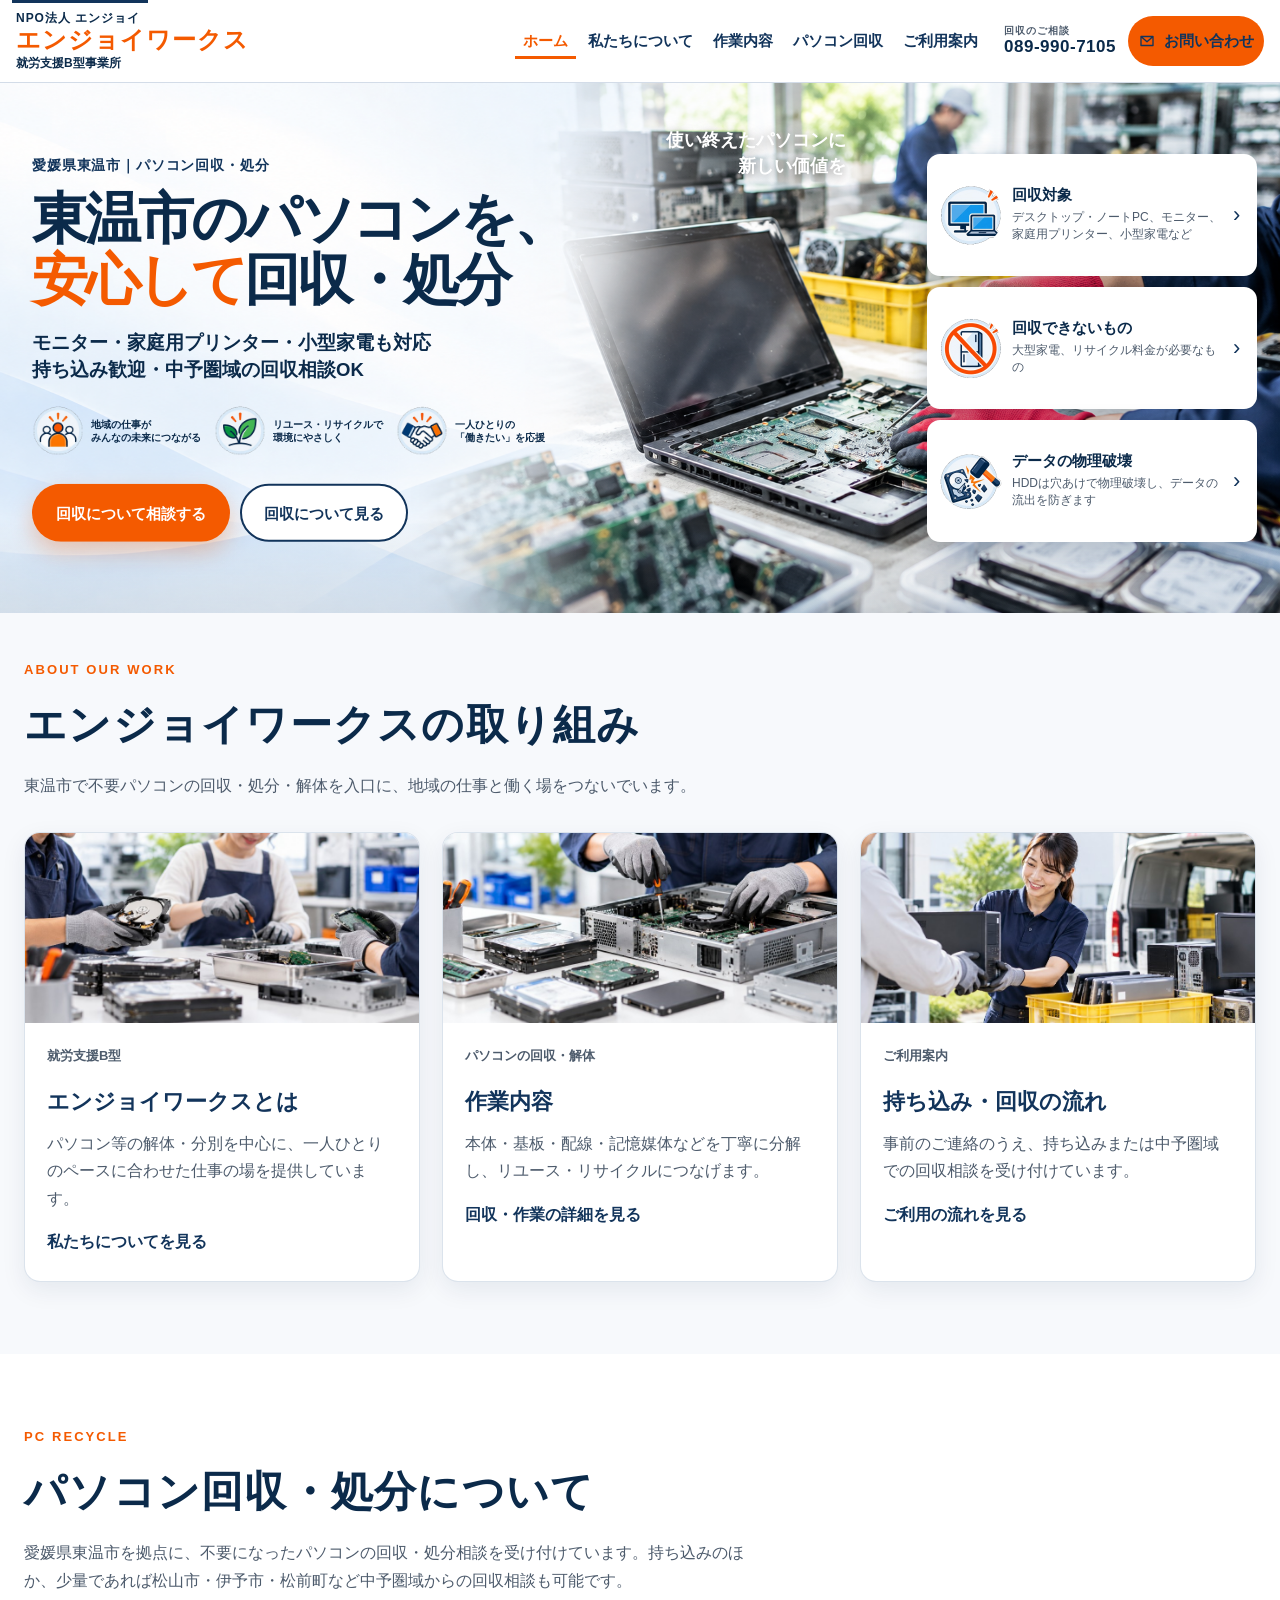
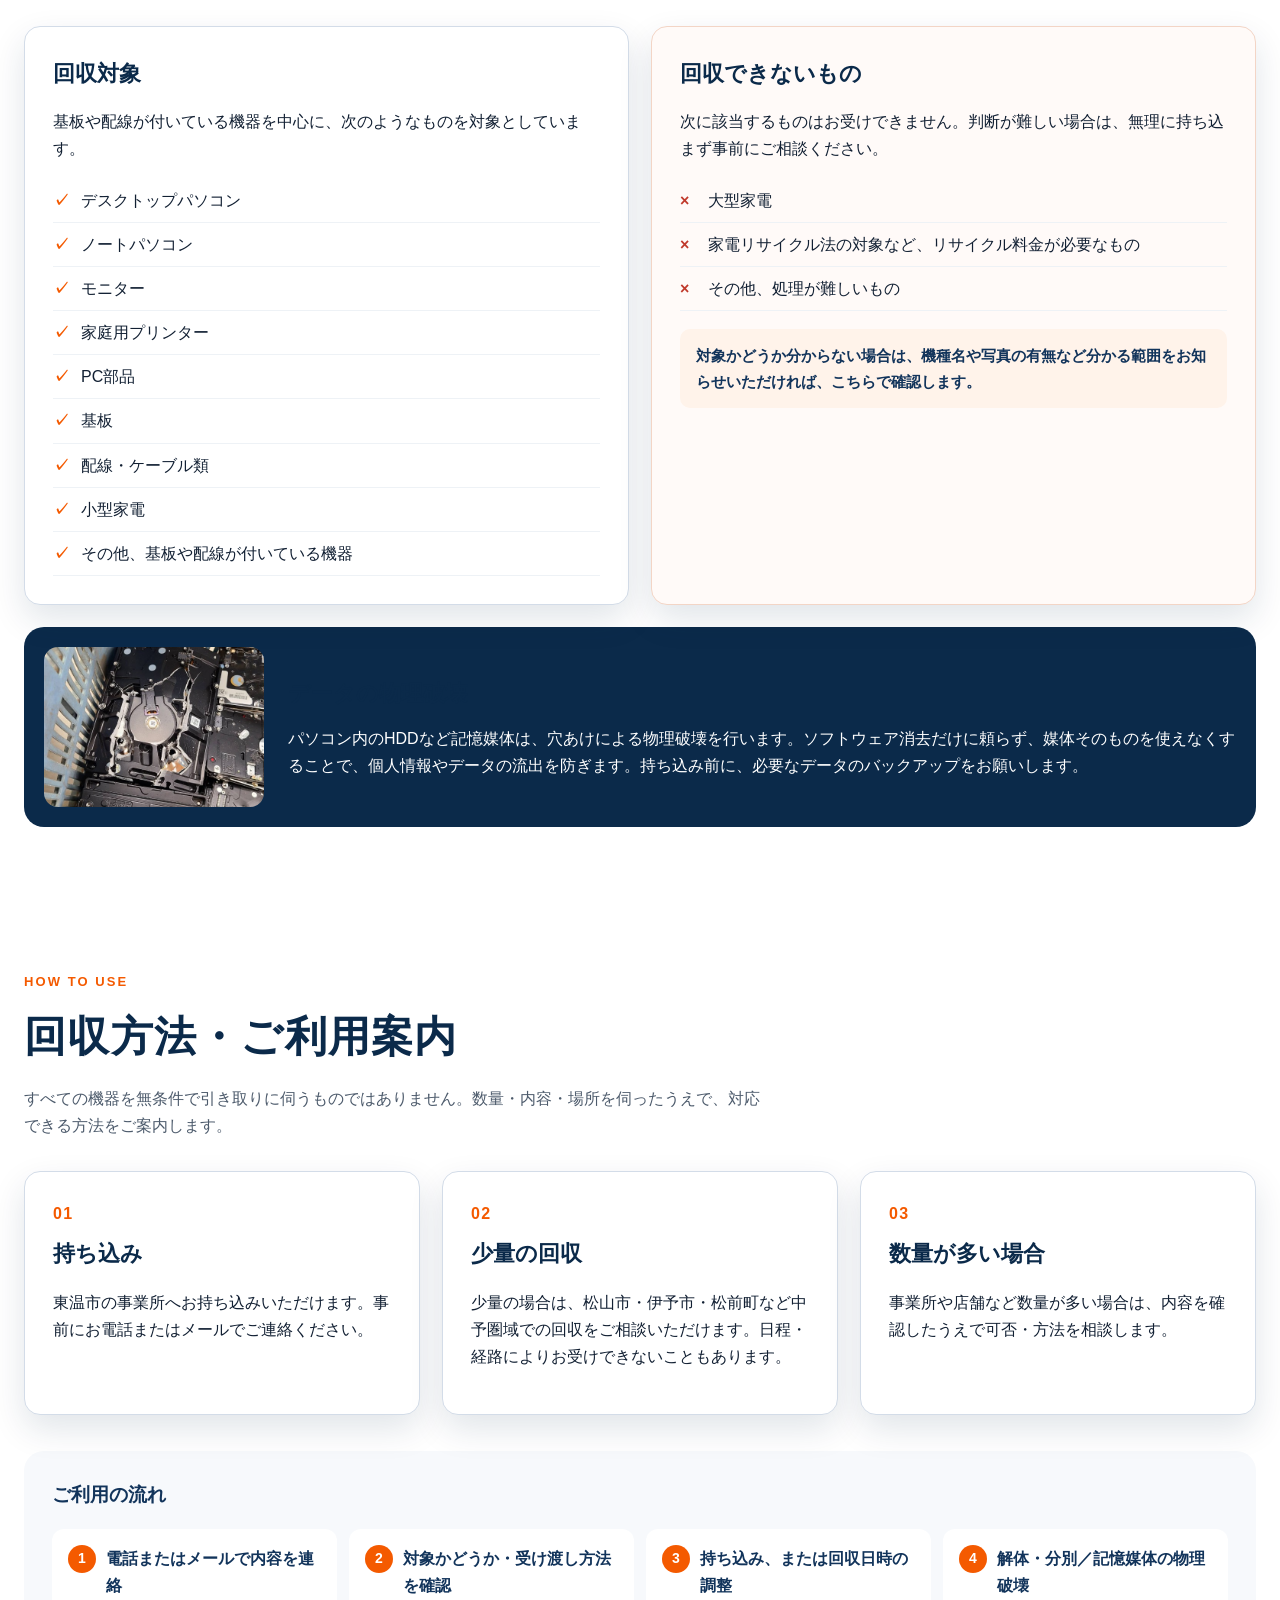
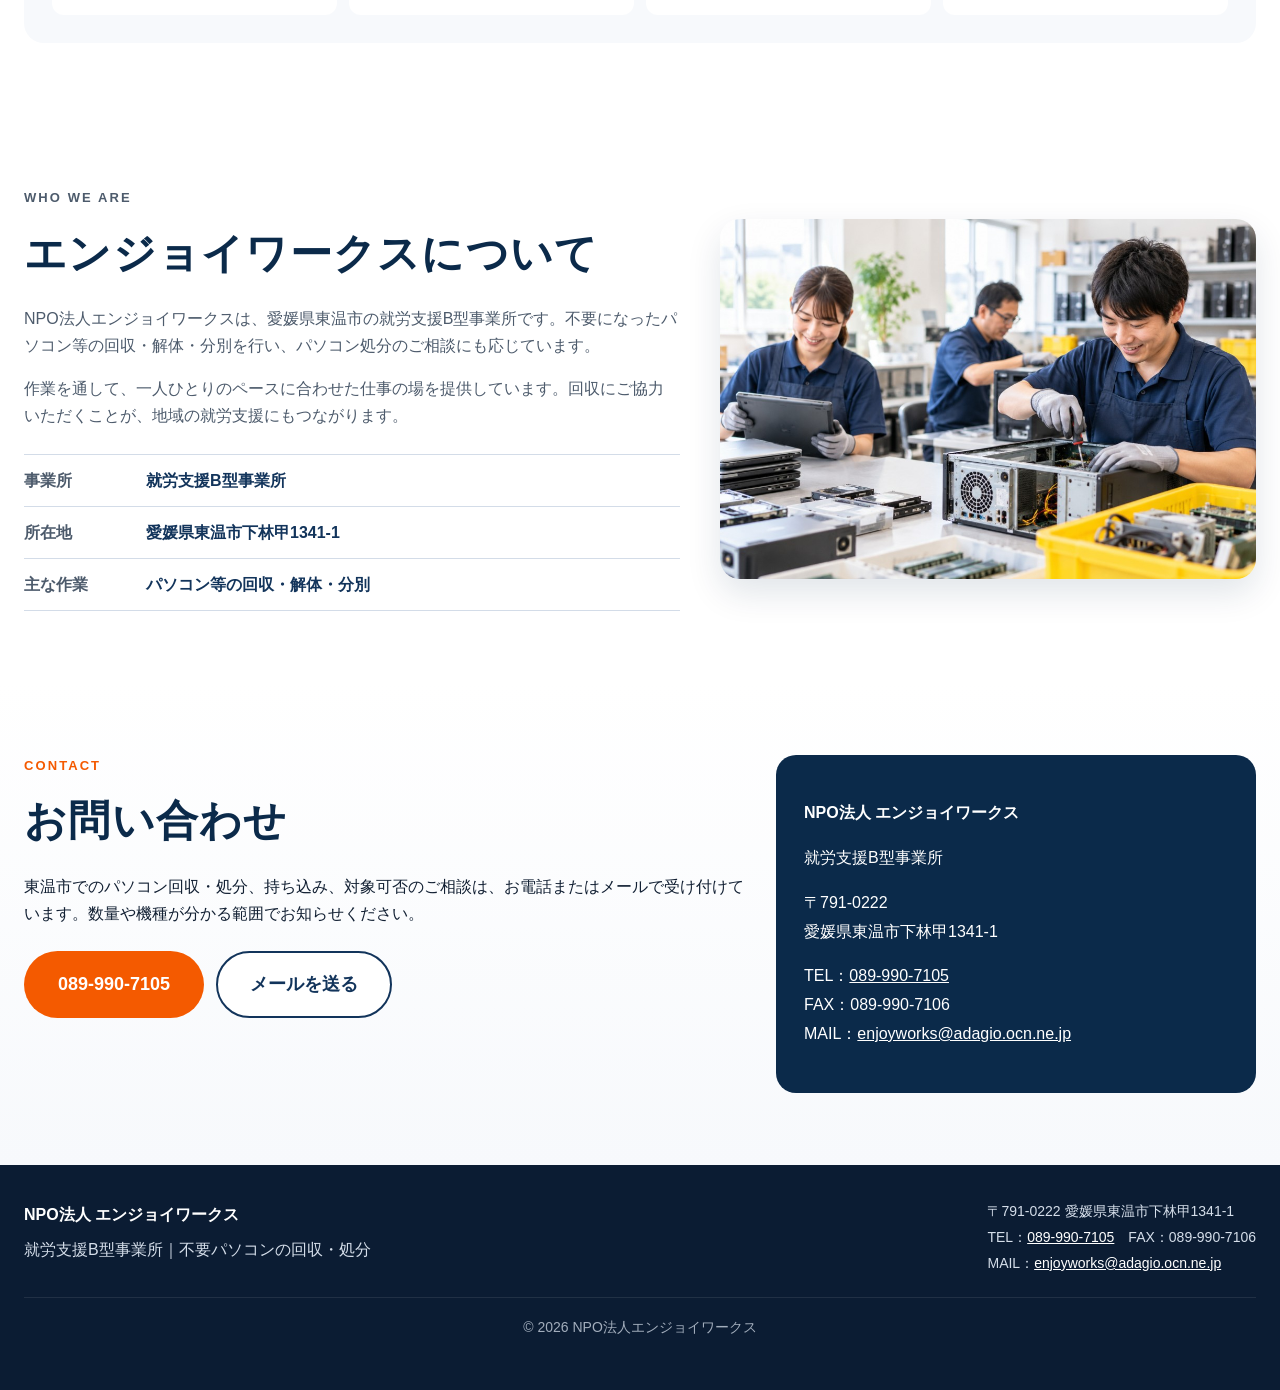
<file: index.html>
<!DOCTYPE html>
<html lang="ja">
<head>
  <meta charset="UTF-8">
  <meta name="viewport" content="width=device-width, initial-scale=1">
  <title>東温市のパソコン回収・処分｜松山・中予のご相談｜エンジョイワークス</title>
  <meta name="description" content="愛媛県東温市のエンジョイワークスでは、不要になったパソコンの回収・処分相談を受け付けています。持ち込み歓迎。少量なら松山市・伊予市・松前町など中予圏域の回収もご相談ください。HDD等の記憶媒体は穴あけによる物理破壊を行います。">
  <link rel="canonical" href="https://ehime-toon.github.io/enjoy-works-hp/">
  <meta name="robots" content="index,follow">
  <meta name="application-name" content="エンジョイワークス">

  <meta property="og:type" content="website">
  <meta property="og:locale" content="ja_JP">
  <meta property="og:site_name" content="エンジョイワークス">
  <meta property="og:url" content="https://ehime-toon.github.io/enjoy-works-hp/">
  <meta property="og:title" content="東温市のパソコン回収・処分｜松山・中予のご相談｜エンジョイワークス">
  <meta property="og:description" content="愛媛県東温市のエンジョイワークスでは、不要になったパソコンの回収・処分相談を受け付けています。持ち込み歓迎。少量なら松山市・伊予市・松前町など中予圏域の回収もご相談ください。">
  <meta property="og:image" content="https://ehime-toon.github.io/enjoy-works-hp/images/ogp.svg">
  <meta name="twitter:card" content="summary_large_image">
  <meta name="twitter:title" content="東温市のパソコン回収・処分｜松山・中予のご相談｜エンジョイワークス">
  <meta name="twitter:description" content="愛媛県東温市のエンジョイワークスでは、不要になったパソコンの回収・処分相談を受け付けています。持ち込み歓迎。">
  <meta name="twitter:image" content="https://ehime-toon.github.io/enjoy-works-hp/images/ogp.svg">

  <script type="application/ld+json">
  {
    "@context": "https://schema.org",
    "@graph": [
      {
        "@type": ["NGO", "LocalBusiness"],
        "@id": "https://ehime-toon.github.io/enjoy-works-hp/#organization",
        "name": "NPO法人エンジョイワークス",
        "alternateName": "エンジョイワークス",
        "url": "https://ehime-toon.github.io/enjoy-works-hp/",
        "image": "https://ehime-toon.github.io/enjoy-works-hp/images/ogp.svg",
        "telephone": "089-990-7105",
        "faxNumber": "089-990-7106",
        "email": "enjoyworks@adagio.ocn.ne.jp",
        "address": {
          "@type": "PostalAddress",
          "postalCode": "791-0222",
          "addressRegion": "愛媛県",
          "addressLocality": "東温市",
          "streetAddress": "下林甲1341-1",
          "addressCountry": "JP"
        },
        "areaServed": {
          "@type": "AdministrativeArea",
          "name": "愛媛県中予"
        },
        "description": "愛媛県東温市の就労支援B型事業所。パソコン等の回収・解体・分別を行い、不要パソコンの持ち込み・回収相談を受け付けています。"
      },
      {
        "@type": "WebSite",
        "@id": "https://ehime-toon.github.io/enjoy-works-hp/#website",
        "url": "https://ehime-toon.github.io/enjoy-works-hp/",
        "name": "エンジョイワークス",
        "alternateName": "NPO法人エンジョイワークス",
        "inLanguage": "ja",
        "publisher": {
          "@id": "https://ehime-toon.github.io/enjoy-works-hp/#organization"
        }
      }
    ]
  }
  </script>

  <link rel="icon" href="./images/favicon.svg" type="image/svg+xml">
  <link rel="apple-touch-icon" href="./images/favicon.svg">
  <link rel="stylesheet" href="./css/style.css">
</head>
<body>
  <a class="skip-link" href="#main">本文へスキップ</a>

  <header class="site-header" id="top">
    <div class="header-inner">
      <a class="logo" href="./">
        <span class="logo-kicker">NPO法人 エンジョイ</span>
        <span class="logo-name">エンジョイワークス</span>
        <span class="logo-sub">就労支援B型事業所</span>
      </a>

      <button class="nav-toggle" type="button" aria-expanded="false" aria-controls="global-nav" aria-label="メニューを開く">
        <span></span>
        <span></span>
        <span></span>
      </button>

      <nav class="global-nav" id="global-nav" aria-label="サイトメニュー">
        <ul>
          <li><a href="./" aria-current="page">ホーム</a></li>
          <li><a href="#about">私たちについて</a></li>
          <li><a href="#work">作業内容</a></li>
          <li><a href="#recycle">パソコン回収</a></li>
          <li><a href="#guide">ご利用案内</a></li>
        </ul>
        <div class="header-contact">
          <a class="header-tel" href="tel:0899907105">
            <span>回収のご相談</span>
            <strong>089-990-7105</strong>
          </a>
          <a class="btn btn-accent header-cta" href="#contact">
            <svg viewBox="0 0 24 24" aria-hidden="true"><path d="M4 6h16v12H4V6zm0 0 8 7 8-7" fill="none" stroke="currentColor" stroke-width="1.8" stroke-linejoin="round"/></svg>
            お問い合わせ
          </a>
        </div>
      </nav>
    </div>
  </header>

  <main id="main">
    <section class="hero" aria-labelledby="hero-heading">
      <div class="hero-stage">
        <div class="hero-inner">
          <div class="hero-art" role="img" aria-label="東温市の事業所でのパソコン解体作業">
            <p class="photo-script" aria-hidden="true">使い終えたパソコンに<br>新しい価値を</p>
          </div>
          <div class="hero-copy">
            <p class="eyebrow">愛媛県東温市｜パソコン回収・処分</p>
            <h1 id="hero-heading">
              東温市のパソコンを、<br>
              <span class="accent-text">安心して</span>回収・処分
            </h1>
            <p class="hero-lead">
              モニター・家庭用プリンター・小型家電も対応<br>
              持ち込み歓迎・中予圏域の回収相談OK
            </p>

            <ul class="hero-points">
              <li>
                <span class="point-icon" aria-hidden="true">
                  <img src="./images/icon-community-work.png" alt="" width="52" height="52">
                </span>
                <span class="point-copy">地域の仕事が<br>みんなの未来につながる</span>
              </li>
              <li>
                <span class="point-icon" aria-hidden="true">
                  <img src="./images/icon-recycle-green.png" alt="" width="52" height="52">
                </span>
                <span class="point-copy">リユース・リサイクルで<br>環境にやさしく</span>
              </li>
              <li>
                <span class="point-icon" aria-hidden="true">
                  <img src="./images/icon-support-work.png" alt="" width="52" height="52">
                </span>
                <span class="point-copy">一人ひとりの<br>「働きたい」を応援</span>
              </li>
            </ul>

            <div class="hero-actions">
              <a class="btn btn-accent btn-lg" href="#contact">回収について相談する</a>
              <a class="btn btn-outline btn-lg" href="#recycle">回収について見る</a>
            </div>
          </div>

          <aside class="info-cards" aria-label="回収の要点">
            <a class="info-card" href="#accepted">
              <span class="info-icon" aria-hidden="true">
                <img src="./images/icon-collectable.png" alt="" width="64" height="64">
              </span>
              <span class="info-body">
                <strong>回収対象</strong>
                <span>デスクトップ・ノートPC、モニター、家庭用プリンター、小型家電など</span>
              </span>
              <span class="info-arrow" aria-hidden="true">›</span>
            </a>
            <a class="info-card" href="#not-accepted">
              <span class="info-icon" aria-hidden="true">
                <img src="./images/icon-not-collectable.png" alt="" width="64" height="64">
              </span>
              <span class="info-body">
                <strong>回収できないもの</strong>
                <span>大型家電、リサイクル料金が必要なもの</span>
              </span>
              <span class="info-arrow" aria-hidden="true">›</span>
            </a>
            <a class="info-card" href="#data-destroy">
              <span class="info-icon" aria-hidden="true">
                <img src="./images/icon-data-destruction.png" alt="" width="64" height="64">
              </span>
              <span class="info-body">
                <strong>データの物理破壊</strong>
                <span>HDDは穴あけで物理破壊し、データの流出を防ぎます</span>
              </span>
              <span class="info-arrow" aria-hidden="true">›</span>
            </a>
          </aside>
        </div>
      </div>
    </section>

    <section class="section initiatives" id="work" aria-labelledby="initiatives-heading">
      <div class="container">
        <p class="section-kicker">ABOUT OUR WORK</p>
        <h2 id="initiatives-heading" class="section-title">エンジョイワークスの取り組み</h2>
        <p class="section-lead">東温市で不要パソコンの回収・処分・解体を入口に、地域の仕事と働く場をつないでいます。</p>

        <div class="card-grid">
          <article class="feature-card">
            <div class="card-photo">
              <img src="./images/photo-work-support.jpg" alt="HDDやPC部品を分別している作業">
            </div>
            <div class="card-body">
              <p class="card-label">就労支援B型</p>
              <h3>エンジョイワークスとは</h3>
              <p>パソコン等の解体・分別を中心に、一人ひとりのペースに合わせた仕事の場を提供しています。</p>
              <a class="text-link" href="#about">私たちについてを見る</a>
            </div>
          </article>
          <article class="feature-card">
            <div class="card-photo">
              <img src="./images/photo-pc-disassembly.jpg" alt="デスクトップパソコンの解体作業">
            </div>
            <div class="card-body">
              <p class="card-label">パソコンの回収・解体</p>
              <h3>作業内容</h3>
              <p>本体・基板・配線・記憶媒体などを丁寧に分解し、リユース・リサイクルにつなげます。</p>
              <a class="text-link" href="#recycle">回収・作業の詳細を見る</a>
            </div>
          </article>
          <article class="feature-card">
            <div class="card-photo">
              <img src="./images/photo-pc-collection.jpg" alt="回収したパソコンを受け取っている様子">
            </div>
            <div class="card-body">
              <p class="card-label">ご利用案内</p>
              <h3>持ち込み・回収の流れ</h3>
              <p>事前のご連絡のうえ、持ち込みまたは中予圏域での回収相談を受け付けています。</p>
              <a class="text-link" href="#guide">ご利用の流れを見る</a>
            </div>
          </article>
        </div>
      </div>
    </section>

    <section class="section recycle" id="recycle" aria-labelledby="recycle-heading">
      <div class="container">
        <p class="section-kicker">PC RECYCLE</p>
        <h2 id="recycle-heading" class="section-title">パソコン回収・処分について</h2>
        <p class="section-lead">愛媛県東温市を拠点に、不要になったパソコンの回収・処分相談を受け付けています。持ち込みのほか、少量であれば松山市・伊予市・松前町など中予圏域からの回収相談も可能です。</p>

        <div class="split-grid">
          <article class="panel" id="accepted">
            <h3>回収対象</h3>
            <p>基板や配線が付いている機器を中心に、次のようなものを対象としています。</p>
            <ul class="check-list">
              <li>デスクトップパソコン</li>
              <li>ノートパソコン</li>
              <li>モニター</li>
              <li>家庭用プリンター</li>
              <li>PC部品</li>
              <li>基板</li>
              <li>配線・ケーブル類</li>
              <li>小型家電</li>
              <li>その他、基板や配線が付いている機器</li>
            </ul>
          </article>

          <article class="panel panel-muted" id="not-accepted">
            <h3>回収できないもの</h3>
            <p>次に該当するものはお受けできません。判断が難しい場合は、無理に持ち込まず事前にご相談ください。</p>
            <ul class="cross-list">
              <li>大型家電</li>
              <li>家電リサイクル法の対象など、リサイクル料金が必要なもの</li>
              <li>その他、処理が難しいもの</li>
            </ul>
            <p class="note">対象かどうか分からない場合は、機種名や写真の有無など分かる範囲をお知らせいただければ、こちらで確認します。</p>
          </article>
        </div>

        <article class="data-banner" id="data-destroy">
          <figure class="data-banner-photo">
            <img src="./images/photo-hdd-destroy.jpg" alt="穴あけで物理破壊したハードディスク">
          </figure>
          <div>
            <h3>データの物理破壊</h3>
            <p>パソコン内のHDDなど記憶媒体は、穴あけによる物理破壊を行います。ソフトウェア消去だけに頼らず、媒体そのものを使えなくすることで、個人情報やデータの流出を防ぎます。持ち込み前に、必要なデータのバックアップをお願いします。</p>
          </div>
        </article>
      </div>
    </section>

    <section class="section guide" id="guide" aria-labelledby="guide-heading">
      <div class="container">
        <p class="section-kicker">HOW TO USE</p>
        <h2 id="guide-heading" class="section-title">回収方法・ご利用案内</h2>
        <p class="section-lead">すべての機器を無条件で引き取りに伺うものではありません。数量・内容・場所を伺ったうえで、対応できる方法をご案内します。</p>

        <ol class="method-grid">
          <li class="method-card">
            <span class="method-num">01</span>
            <h3>持ち込み</h3>
            <p>東温市の事業所へお持ち込みいただけます。事前にお電話またはメールでご連絡ください。</p>
          </li>
          <li class="method-card">
            <span class="method-num">02</span>
            <h3>少量の回収</h3>
            <p>少量の場合は、松山市・伊予市・松前町など中予圏域での回収をご相談いただけます。日程・経路によりお受けできないこともあります。</p>
          </li>
          <li class="method-card">
            <span class="method-num">03</span>
            <h3>数量が多い場合</h3>
            <p>事業所や店舗など数量が多い場合は、内容を確認したうえで可否・方法を相談します。</p>
          </li>
        </ol>

        <div class="flow">
          <h3 class="flow-title">ご利用の流れ</h3>
          <ol class="flow-steps">
            <li><span>1</span>電話またはメールで内容を連絡</li>
            <li><span>2</span>対象かどうか・受け渡し方法を確認</li>
            <li><span>3</span>持ち込み、または回収日時の調整</li>
            <li><span>4</span>解体・分別／記憶媒体の物理破壊</li>
          </ol>
        </div>
      </div>
    </section>

    <section class="section about" id="about" aria-labelledby="about-heading">
      <div class="container about-grid">
        <div class="about-copy">
          <p class="section-kicker">WHO WE ARE</p>
          <h2 id="about-heading" class="section-title">エンジョイワークスについて</h2>
          <p>NPO法人エンジョイワークスは、愛媛県東温市の就労支援B型事業所です。不要になったパソコン等の回収・解体・分別を行い、パソコン処分のご相談にも応じています。</p>
          <p>作業を通して、一人ひとりのペースに合わせた仕事の場を提供しています。回収にご協力いただくことが、地域の就労支援にもつながります。</p>
          <ul class="about-facts">
            <li><span>事業所</span>就労支援B型事業所</li>
            <li><span>所在地</span>愛媛県東温市下林甲1341-1</li>
            <li><span>主な作業</span>パソコン等の回収・解体・分別</li>
          </ul>
        </div>
        <figure class="about-photo">
          <img src="./images/photo-about-enjoyworks.jpg" alt="事業所でパソコンを解体・分別している作業">
        </figure>
      </div>
    </section>

    <section class="section contact" id="contact" aria-labelledby="contact-heading">
      <div class="container contact-grid">
        <div>
          <p class="section-kicker">CONTACT</p>
          <h2 id="contact-heading" class="section-title">お問い合わせ</h2>
          <p>東温市でのパソコン回収・処分、持ち込み、対象可否のご相談は、お電話またはメールで受け付けています。数量や機種が分かる範囲でお知らせください。</p>
          <div class="contact-actions">
            <a class="btn btn-accent btn-lg" href="tel:0899907105">089-990-7105</a>
            <a class="btn btn-outline btn-lg" href="mailto:enjoyworks@adagio.ocn.ne.jp">メールを送る</a>
          </div>
        </div>
        <address class="contact-card">
          <p><strong>NPO法人 エンジョイワークス</strong></p>
          <p>就労支援B型事業所</p>
          <p>〒791-0222<br>愛媛県東温市下林甲1341-1</p>
          <p>TEL：<a href="tel:0899907105">089-990-7105</a><br>
            FAX：089-990-7106<br>
            MAIL：<a href="mailto:enjoyworks@adagio.ocn.ne.jp">enjoyworks@adagio.ocn.ne.jp</a></p>
        </address>
      </div>
    </section>
  </main>

  <footer class="site-footer">
    <div class="container footer-inner">
      <div>
        <p class="footer-logo">NPO法人 エンジョイワークス</p>
        <p>就労支援B型事業所｜不要パソコンの回収・処分</p>
      </div>
      <address class="footer-contact">
        <p>〒791-0222 愛媛県東温市下林甲1341-1</p>
        <p>TEL：<a href="tel:0899907105">089-990-7105</a>　FAX：089-990-7106</p>
        <p>MAIL：<a href="mailto:enjoyworks@adagio.ocn.ne.jp">enjoyworks@adagio.ocn.ne.jp</a></p>
      </address>
      <p class="copyright">© <span id="year"></span> NPO法人エンジョイワークス</p>
    </div>
  </footer>

  <script src="./js/main.js"></script>
</body>
</html>
</file>
<file: css/style.css>
:root {
  --navy: #12345b;
  --navy-deep: #0b2a4a;
  --navy-mid: #102f55;
  --navy-soft: #e6eef8;
  --orange: #f45a00;
  --orange-hover: #d14c00;
  --orange-soft: #fff3ea;
  --green-soft: #e8f6ee;
  --danger-soft: #fdecea;
  --danger: #c0392b;
  --text: #122033;
  --muted: #4d5b6c;
  --line: #d3dce8;
  --bg: #ffffff;
  --bg-alt: #f7f9fc;
  --radius: 16px;
  --shadow: 0 14px 34px rgba(11, 42, 74, 0.12);
  --shadow-soft: 0 8px 24px rgba(11, 42, 74, 0.08);
  --header-h: 82px;
  --font: "Hiragino Sans", "Hiragino Kaku Gothic ProN", "Noto Sans JP", Meiryo, sans-serif;
}

*,
*::before,
*::after {
  box-sizing: border-box;
}

html {
  scroll-behavior: smooth;
  overflow-x: hidden;
}

body {
  margin: 0;
  font-family: var(--font);
  color: var(--text);
  background: var(--bg);
  line-height: 1.7;
  font-size: 16px;
}

img {
  max-width: 100%;
  height: auto;
  display: block;
}

a {
  color: var(--navy);
}

.skip-link {
  position: absolute;
  left: 12px;
  top: -40px;
  background: var(--navy);
  color: #fff;
  padding: 8px 12px;
  z-index: 1000;
}

.skip-link:focus {
  top: 12px;
}

.container {
  width: min(1320px, calc(100% - 48px));
  margin: 0 auto;
}

.site-header {
  position: sticky;
  top: 0;
  z-index: 50;
  background: rgba(255, 255, 255, 0.97);
  border-bottom: 1px solid var(--line);
}

.header-inner {
  width: min(1340px, calc(100% - 32px));
  margin: 0 auto;
  min-height: var(--header-h);
  display: flex;
  align-items: center;
  justify-content: space-between;
  gap: 24px;
}

.logo {
  text-decoration: none;
  display: grid;
  line-height: 1.2;
}

.logo-kicker {
  color: var(--navy-deep);
  font-size: 12px;
  font-weight: 800;
  letter-spacing: 0.08em;
}

.logo-name {
  color: var(--orange);
  font-size: 24px;
  font-weight: 800;
  letter-spacing: 0.04em;
}

.logo-sub {
  color: var(--navy-deep);
  font-size: 12px;
  font-weight: 800;
  margin-top: 2px;
}

.global-nav {
  display: flex;
  align-items: center;
  gap: 8px 18px;
}

.header-contact {
  display: flex;
  align-items: center;
  gap: 12px;
}

.header-tel {
  display: grid;
  gap: 0;
  padding: 0 !important;
  line-height: 1.15;
  white-space: nowrap;
}

.header-tel span {
  color: var(--muted);
  font-size: 10px;
  letter-spacing: 0.1em;
}

.header-tel strong {
  color: var(--navy-deep);
  font-size: 17px;
  letter-spacing: 0.03em;
}

.global-nav ul {
  display: flex;
  align-items: center;
  gap: 4px;
  list-style: none;
  margin: 0;
  padding: 0;
}

.global-nav a {
  text-decoration: none;
  color: var(--navy);
  font-weight: 700;
  font-size: 15px;
  padding: 10px 8px;
}

.global-nav a[aria-current="page"] {
  color: var(--orange);
  box-shadow: inset 0 -3px 0 var(--orange);
}

.nav-toggle {
  display: none;
  width: 44px;
  height: 44px;
  border: 0;
  background: transparent;
  padding: 10px;
}

.nav-toggle span {
  display: block;
  height: 2px;
  background: var(--navy);
  margin: 6px 0;
}

.btn {
  display: inline-flex;
  align-items: center;
  justify-content: center;
  gap: 8px;
  text-decoration: none;
  border-radius: 999px;
  font-weight: 800;
  border: 2px solid transparent;
  transition: 0.18s ease;
}

.btn svg {
  width: 18px;
  height: 18px;
}

.btn-accent {
  background: var(--orange);
  color: #fff;
  padding: 14px 26px;
}

.btn-accent:hover {
  background: var(--orange-hover);
}

.btn-outline {
  background: #fff;
  color: var(--navy);
  border-color: var(--navy);
  padding: 12px 22px;
}

.btn-outline:hover {
  background: var(--navy-soft);
}

.btn-lg {
  min-height: 58px;
  padding: 16px 32px;
  font-size: 18px;
}

.header-cta {
  white-space: nowrap;
  min-height: 48px;
  padding: 12px 22px;
  font-size: 16px;
}

.hero {
  position: relative;
  background: #fff;
}

.hero-stage {
  position: relative;
  overflow: hidden;
  background: #f5f8fb;
}

.hero-art {
  position: absolute;
  inset: 0;
  z-index: 0;
  overflow: hidden;
  background: #f5f8fb url("../images/hero-wide.png") center 42% / cover no-repeat;
}

.hero-art::after {
  content: "";
  position: absolute;
  inset: 0;
  pointer-events: none;
  background: linear-gradient(0deg, rgba(11, 42, 74, 0.1), transparent 18%);
}

.hero-inner {
  position: relative;
  width: min(1600px, 100%);
  margin: 0 auto;
  height: 530px;
}

.hero-copy {
  position: absolute;
  z-index: 2;
  top: 50%;
  left: clamp(24px, 2.5vw, 42px);
  width: min(670px, 42%);
  transform: translateY(-50%);
}

.eyebrow {
  margin: 0 0 10px;
  color: var(--navy);
  font-weight: 800;
  font-size: 14px;
  letter-spacing: 0.06em;
}

.hero h1 {
  margin: 0;
  font-size: clamp(48px, 4.4vw, 70px);
  line-height: 1.09;
  letter-spacing: -0.055em;
  color: var(--navy-deep);
  font-weight: 900;
}

.accent-text {
  display: inline;
  color: var(--orange);
  font-size: 1em;
  letter-spacing: -0.06em;
}

.hero-lead {
  margin: 18px 0 0;
  font-size: clamp(17px, 1.45vw, 22px);
  font-weight: 800;
  color: var(--navy-deep);
  line-height: 1.48;
}

.hero-points {
  list-style: none;
  display: grid;
  grid-template-columns: repeat(3, minmax(0, 1fr));
  gap: 8px;
  padding: 0;
  margin: 22px 0 0;
}

.hero-points li {
  display: flex;
  align-items: center;
  gap: 7px;
  font-size: clamp(10px, 0.79vw, 12px);
  font-weight: 800;
  line-height: 1.35;
  color: var(--navy-deep);
}

.point-copy {
  display: block;
}

.point-icon {
  flex: 0 0 52px;
  width: 52px;
  height: 52px;
  border-radius: 50%;
  background: transparent;
  border: 0;
  display: grid;
  place-items: center;
  overflow: hidden;
}

.point-icon img {
  width: 100%;
  height: 100%;
  object-fit: contain;
}

.hero-actions {
  display: flex;
  flex-wrap: nowrap;
  gap: 10px;
  margin-top: 27px;
}

.hero-actions .btn-lg {
  min-height: 58px;
  padding: 12px 22px;
  font-size: clamp(15px, 1.12vw, 18px);
  white-space: nowrap;
}

.hero-actions .btn-accent {
  box-shadow: 0 10px 22px rgba(244, 90, 0, 0.28);
}

.photo-script {
  position: absolute;
  top: 44px;
  left: 52%;
  margin: 0;
  color: #fff;
  font-size: 18px;
  font-weight: 800;
  line-height: 1.45;
  text-align: right;
  text-shadow: 0 2px 12px rgba(0, 0, 0, 0.55);
  z-index: 2;
}

.info-cards {
  position: absolute;
  z-index: 3;
  top: 50%;
  right: clamp(14px, 1.8vw, 28px);
  display: grid;
  gap: 11px;
  width: clamp(330px, 24.6vw, 394px);
  transform: translateY(-50%);
}

.info-card {
  display: grid;
  grid-template-columns: 64px minmax(0, 1fr) 12px;
  gap: 9px;
  align-items: center;
  min-height: 122px;
  background: #fff;
  border: 0;
  border-radius: 13px;
  padding: 13px 12px;
  text-decoration: none;
  box-shadow: 0 12px 28px rgba(11, 42, 74, 0.24);
}

.info-card:hover {
  transform: translateY(-2px);
}

.info-icon {
  width: 64px;
  height: 64px;
  border-radius: 50%;
  display: grid;
  place-items: center;
  background: transparent;
  overflow: hidden;
}

.info-icon img {
  width: 100%;
  height: 100%;
  object-fit: contain;
}

.info-body {
  display: grid;
  gap: 4px;
}

.info-body strong {
  color: var(--navy-deep);
  font-size: clamp(15px, 1.16vw, 18px);
  font-weight: 900;
  line-height: 1.25;
}

.info-body span {
  color: var(--muted);
  font-size: 12px;
  line-height: 1.45;
}

.info-arrow {
  color: var(--navy);
  font-size: 22px;
}

.section {
  padding: 72px 0;
}

.section-title {
  margin: 0;
  font-size: clamp(30px, 3.6vw, 42px);
  color: var(--navy-deep);
  letter-spacing: 0.03em;
  font-weight: 800;
}

.section-lead {
  margin: 12px 0 32px;
  color: var(--muted);
  max-width: 46em;
}

.section-kicker {
  margin: 0 0 8px;
  color: var(--orange);
  font-size: 13px;
  font-weight: 800;
  letter-spacing: 0.16em;
}

.initiatives {
  background: var(--bg-alt);
  padding-top: 46px;
}

.card-grid {
  display: grid;
  grid-template-columns: repeat(3, 1fr);
  gap: 22px;
}

.feature-card {
  overflow: hidden;
  background: #fff;
  border: 1px solid rgba(211, 220, 232, 0.8);
  border-radius: var(--radius);
  box-shadow: var(--shadow-soft);
}

.card-photo img {
  width: 100%;
  height: 190px;
  object-fit: cover;
}

.feature-card:nth-child(1) .card-photo img {
  object-position: 50% 42%;
}

.feature-card:nth-child(2) .card-photo img {
  object-position: 68% 48%;
}

.feature-card:nth-child(3) .card-photo img {
  object-position: 46% 40%;
}

.card-body {
  padding: 22px 22px 26px;
}

.feature-card .card-body:first-child {
  padding-top: 26px;
}

.card-body {
  padding: 22px 22px 26px;
}

.card-label {
  margin: 0 0 6px;
  color: var(--orange);
  font-size: 13px;
  font-weight: 800;
}

.feature-card h3 {
  margin: 0 0 10px;
  font-size: 22px;
  color: var(--navy);
}

.feature-card p {
  margin: 0 0 16px;
  color: var(--muted);
}

.text-link {
  font-weight: 800;
  text-decoration: none;
  color: var(--navy);
}

.text-link:hover {
  color: var(--orange);
}

.split-grid {
  display: grid;
  grid-template-columns: 1fr 1fr;
  gap: 22px;
}

.panel {
  background: #fff;
  border: 1px solid var(--line);
  border-radius: var(--radius);
  padding: 28px;
  box-shadow: var(--shadow);
}

.panel h3,
.data-banner h3,
.method-card h3 {
  margin: 0 0 12px;
  color: var(--navy-deep);
  font-size: 22px;
}

.panel-muted {
  background: #fffaf8;
  border-color: #f3d5c6;
}

.check-list,
.cross-list {
  margin: 16px 0 0;
  padding: 0;
  list-style: none;
}

.check-list li,
.cross-list li {
  position: relative;
  padding: 8px 0 8px 28px;
  border-bottom: 1px solid #eef2f6;
}

.check-list li::before,
.cross-list li::before {
  position: absolute;
  left: 0;
  font-weight: 800;
}

.check-list li::before {
  content: "✓";
  color: var(--orange);
}

.cross-list li::before {
  content: "×";
  color: var(--danger);
}

.note {
  margin: 18px 0 0;
  padding: 14px 16px;
  background: var(--orange-soft);
  border-radius: 10px;
  color: var(--navy);
  font-weight: 700;
  font-size: 15px;
}

.data-banner {
  margin-top: 22px;
  display: grid;
  grid-template-columns: 220px 1fr;
  gap: 24px;
  align-items: center;
  background: var(--navy-deep);
  color: #fff;
  border-radius: 20px;
  padding: 20px;
}

.data-banner p {
  margin: 0;
}

.data-banner-photo {
  margin: 0;
  border-radius: 14px;
  overflow: hidden;
  height: 160px;
}

.data-banner-photo img {
  width: 100%;
  height: 160px;
  object-fit: cover;
}

.method-grid {
  list-style: none;
  margin: 0;
  padding: 0;
  display: grid;
  grid-template-columns: repeat(3, 1fr);
  gap: 22px;
}

.method-card {
  background: #fff;
  border: 1px solid var(--line);
  border-radius: var(--radius);
  padding: 28px;
  box-shadow: var(--shadow);
}

.method-num {
  display: inline-block;
  color: var(--orange);
  font-weight: 800;
  letter-spacing: 0.08em;
  margin-bottom: 8px;
}

.flow {
  margin-top: 36px;
  background: var(--bg-alt);
  border-radius: 20px;
  padding: 28px;
}

.flow-title {
  margin: 0 0 18px;
  color: var(--navy);
}

.flow-steps {
  list-style: none;
  margin: 0;
  padding: 0;
  display: grid;
  grid-template-columns: repeat(4, 1fr);
  gap: 12px;
}

.flow-steps li {
  background: #fff;
  border-radius: 12px;
  padding: 16px;
  font-weight: 700;
  color: var(--navy);
  display: flex;
  gap: 10px;
  align-items: flex-start;
}

.flow-steps span {
  flex: 0 0 28px;
  width: 28px;
  height: 28px;
  border-radius: 50%;
  background: var(--orange);
  color: #fff;
  display: grid;
  place-items: center;
  font-size: 14px;
}

.about {
  background: #fff;
}

.about-grid {
  display: grid;
  grid-template-columns: 1.1fr 0.9fr;
  gap: 40px;
  align-items: center;
}

.about-copy p {
  color: var(--muted);
}

.about-facts {
  list-style: none;
  margin: 24px 0 0;
  padding: 0;
  border-top: 1px solid var(--line);
}

.about-facts li {
  display: grid;
  grid-template-columns: 110px 1fr;
  gap: 12px;
  padding: 12px 0;
  border-bottom: 1px solid var(--line);
  font-weight: 700;
  color: var(--navy);
}

.about-facts span {
  color: var(--muted);
  font-weight: 700;
}

.about-photo {
  margin: 0;
  border-radius: 20px;
  overflow: hidden;
  box-shadow: var(--shadow);
}

.about-photo img {
  width: 100%;
  height: 360px;
  object-fit: cover;
  object-position: 50% 42%;
}

.contact {
  background: linear-gradient(180deg, #fff 0%, #f7f9fc 100%);
}

.contact-grid {
  display: grid;
  grid-template-columns: 1.2fr 0.8fr;
  gap: 32px;
  align-items: start;
}

.contact-actions {
  display: flex;
  flex-wrap: wrap;
  gap: 12px;
  margin-top: 24px;
}

.contact-card {
  font-style: normal;
  background: var(--navy-deep);
  color: #fff;
  border-radius: 20px;
  padding: 28px;
  line-height: 1.8;
}

.contact-card a {
  color: #fff;
}

.site-footer {
  background: #0b1c33;
  color: #d5deea;
  padding: 36px 0;
  text-align: left;
}

.footer-inner {
  display: grid;
  grid-template-columns: 1fr auto;
  gap: 18px 40px;
  align-items: start;
}

.footer-inner p {
  margin-top: 0;
}

.footer-contact {
  font-style: normal;
  font-size: 14px;
  line-height: 1.5;
}

.footer-contact p {
  margin-bottom: 5px;
}

.footer-contact a {
  color: #fff;
}

.footer-inner .copyright {
  grid-column: 1 / -1;
  padding-top: 18px;
  border-top: 1px solid rgba(255, 255, 255, 0.12);
  text-align: center;
}

.footer-logo {
  margin: 0 0 8px;
  color: #fff;
  font-weight: 800;
}

.copyright {
  opacity: 0.75;
  font-size: 14px;
}

@media (max-width: 1200px) {
  .nav-toggle {
    display: block;
  }

  .global-nav {
    display: none;
    position: absolute;
    top: var(--header-h);
    left: 0;
    right: 0;
    background: #fff;
    border-bottom: 1px solid var(--line);
    padding: 12px 20px 20px;
    flex-direction: column;
    align-items: stretch;
  }

  .global-nav.is-open {
    display: flex;
  }

  .global-nav ul {
    flex-direction: column;
    align-items: stretch;
  }

  .header-contact {
    display: grid;
  }

  .header-tel {
    padding: 10px 8px !important;
  }

  .header-cta {
    width: fit-content;
  }
}

@media (max-width: 1120px) {
  .hero-copy {
    left: 24px;
    width: 43%;
  }

  .hero h1 {
    font-size: clamp(36px, 4.1vw, 48px);
  }

  .photo-script {
    display: none;
  }

  .info-cards {
    right: 12px;
    width: clamp(240px, 25vw, 280px);
  }

  .info-card {
    grid-template-columns: 56px 1fr 10px;
    gap: 8px;
    padding-inline: 12px;
  }

  .info-icon {
    width: 56px;
    height: 56px;
  }

  .hero-actions {
    flex-wrap: wrap;
  }
}

@media (max-width: 980px) {
  .split-grid,
  .about-grid,
  .contact-grid,
  .card-grid,
  .method-grid,
  .flow-steps,
  .data-banner {
    grid-template-columns: 1fr;
  }

  .hero-inner {
    width: 100%;
    height: auto;
    display: flex;
    flex-direction: column;
  }

  .hero-copy {
    position: relative;
    top: auto;
    left: auto;
    order: 1;
    width: 100%;
    padding: 38px 28px 32px;
    transform: none;
  }

  .hero h1 {
    font-size: clamp(42px, 6vw, 58px);
  }

  .hero-points {
    grid-template-columns: repeat(3, minmax(0, 1fr));
    max-width: 700px;
  }

  .hero-art {
    position: relative;
    inset: auto;
    order: 2;
    height: 410px;
  }

  .info-cards {
    position: relative;
    top: auto;
    right: auto;
    order: 3;
    grid-template-columns: repeat(3, minmax(0, 1fr));
    width: auto;
    margin: -38px 22px 24px;
    transform: none;
  }

  .info-card {
    grid-template-columns: 52px minmax(0, 1fr);
    min-height: 126px;
    padding: 12px;
  }

  .info-icon {
    width: 52px;
    height: 52px;
  }

  .info-arrow {
    display: none;
  }

  .data-banner,
  .about-facts li {
    grid-template-columns: 1fr;
  }
}

@media (max-width: 760px) {
  .footer-inner {
    grid-template-columns: 1fr;
  }

  .hero-art {
    height: 340px;
    background-position: 75% center;
  }

  .photo-script {
    display: block;
    top: 18px;
    right: 18px;
    left: auto;
    font-size: 14px;
  }

  .info-cards {
    grid-template-columns: 1fr;
    margin: -25px 20px 24px;
  }

  .info-card {
    min-height: 84px;
    grid-template-columns: 52px minmax(0, 1fr) 12px;
  }

  .info-arrow {
    display: block;
  }

  .footer-inner .copyright {
    grid-column: 1;
  }
}

@media (max-width: 640px) {
  body {
    font-size: 16px;
  }

  .container {
    width: min(1320px, calc(100% - 28px));
  }

  .section {
    padding: 64px 0;
  }

  .hero-lead {
    font-size: 17px;
  }

  .hero h1 {
    font-size: clamp(32px, 9vw, 40px);
    letter-spacing: -0.04em;
  }

  .hero-actions .btn-lg {
    width: 100%;
  }

  .hero-actions {
    flex-direction: column;
  }

  .hero-copy {
    padding: 28px 18px 30px;
  }

  .hero-points {
    grid-template-columns: 1fr;
    gap: 10px;
  }

  .hero-points li {
    font-size: 13px;
  }

  .btn-lg {
    width: 100%;
  }

  .photo-script {
    display: none;
  }
}
</file>
